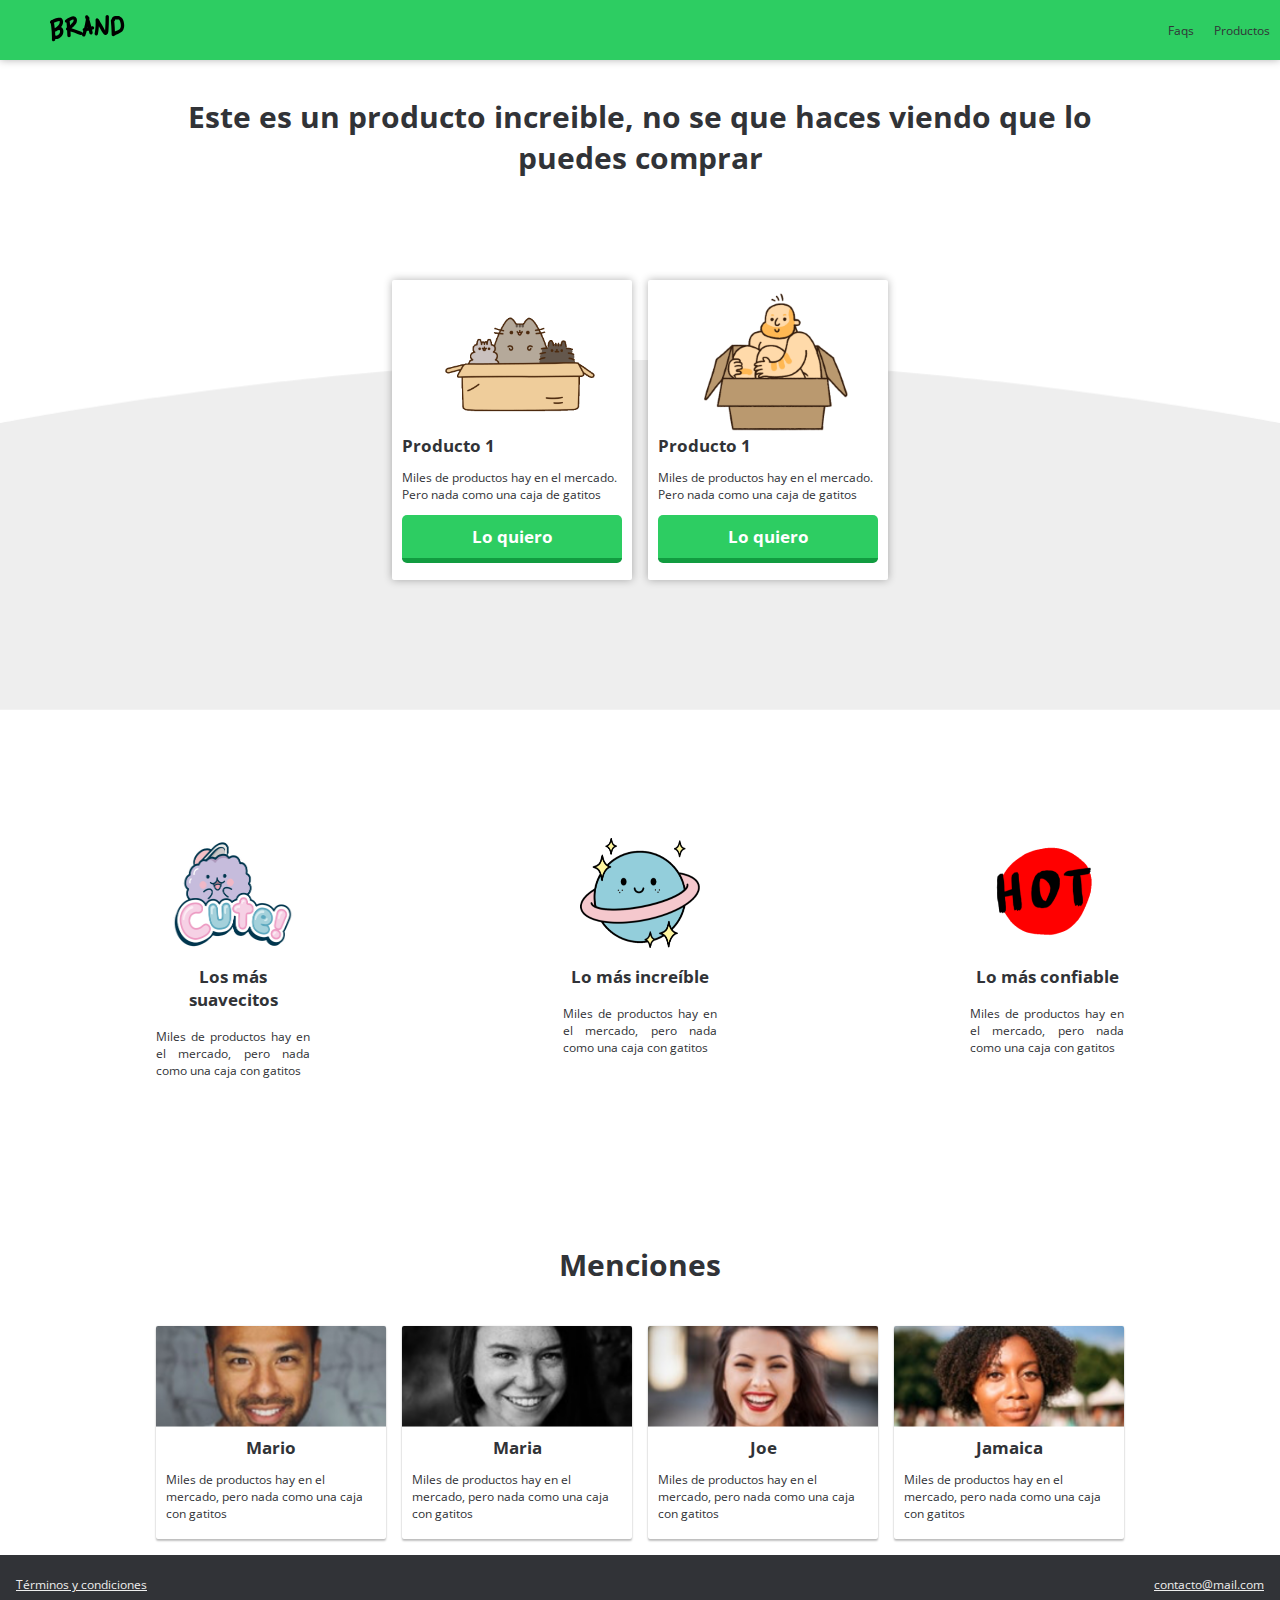
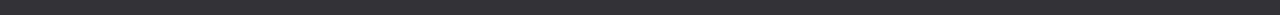
<file: index.html>
<!DOCTYPE html>
<html lang="en">

<head>
    <meta charset="UTF-8">
    <meta name="viewport" content="width=device-width, initial-scale=1.0">
    <meta http-equiv="X-UA-Compatible" content="ie=edge">
    <title>Brand</title>
    <link href="https://fonts.googleapis.com/css?family=Open+Sans:400,700&display=swap" rel="stylesheet">
    <link rel="stylesheet" href="css/animation.css">
    <link rel="stylesheet" href="css/header-footer.css">
    <link rel="stylesheet" href="css/style.css">
</head>

<body>

    <!-- [INICIO] SECCIÓN DE MENU -->
    <nav id="menu" class="fadeInDown">
        <figure class="brand-image">
            <a href="index.html"><img src="img/logo.png" alt=""></a>

        </figure>
        <ol class="nav-options">
            <li><a href="">Faqs</a></li>
            <li><a href="product.html">Productos</a></li>
        </ol>
    </nav>
    <!-- [FINAL] SECCIÓN DE MENU -->
    <main id="main-section">
        <h1 class="title">Este es un producto increible, no se que haces viendo que lo puedes comprar</h1>
    </main>

    <!-- [INICIO] SECCIÓN DE PRODUCTOS -->
    <section id="products">
        <article class="product fadeInUp">
            <figure class="image-content">
                <img src="img/box2.png" alt="">
            </figure>
            <div class="product-details">
                <h3 class="product-title">Producto 1</h3>
                <p class="product-description">Miles de productos hay en el mercado. Pero nada como una caja de gatitos
                </p>
                <a href="form.html">
                    <button class="main-boton">Lo quiero</button>
                </a>

            </div>

        </article>

        <article class="product fadeInUp">
            <figure class="image-content">
                <img src="img/box1.png" alt="">
            </figure>
            <div class="product-details">
                <h3 class="product-title">Producto 1</h3>
                <p class="product-description">Miles de productos hay en el mercado. Pero nada como una caja de gatitos
                </p>
                <a href="form.html">
                    <button class="main-boton">Lo quiero</button>
                </a>
            </div>

        </article>

    </section>
    <!-- [FINAL] SECCIÓN DE PRODUCTOS -->

    <!-- [INICIO] SECCIÓN DE CARACTERISTICAS -->
    <section id="features">
        <article class="feature">
            <figure class="feature-image">
                <img src="img/b1.png" alt="cute">
            </figure>
            <div class="feature-details">
                <h3 class="feature-title">Los más suavecitos</h3>
                <p class="feature-description">Miles de productos hay en el mercado, pero nada como una caja con gatitos
                </p>
            </div>

        </article>

        <article class="feature">
            <figure class="feature-image">
                <img src="img/b2.png" alt="cute">
            </figure>

            <div class="feature-details">
                <h3 class="feature-title">Lo más increíble</h3>
                <p class="feature-description">Miles de productos hay en el mercado, pero nada como una caja con gatitos
                </p>
            </div>

        </article>

        <article class="feature">
            <figure class="feature-image">
                <img src="img/b3.png" alt="cute">
            </figure>
            <div class="feature-details">
                <h3 class="feature-title">Lo más confiable</h3>
                <p class="feature-description">Miles de productos hay en el mercado, pero nada como una caja con gatitos
                </p>
            </div>


        </article>
    </section>
    <!-- [FINAL] SECCIÓN DE CARACTERISTICAS -->
    <!-- [INICIO] SECCIÓN DE MENSIONES -->
    <section id="mentions">
        <h2 class="mentions-title">Menciones</h2>
        <div class="mentions-list">
            <article class="mention">
                <figure class="mention-image">
                    <img src="img/p1.png" alt="mención-perfil">
                </figure>
                <div class="mention-details">
                    <h3 class="mention-name">Mario</h3>
                    <p class="mention-description">Miles de productos hay en el mercado, pero nada como una caja con
                        gatitos</p>
                </div>
            </article>
            <article class="mention">
                <figure class="mention-image">
                    <img src="img/p2.png" alt="mención-perfil">
                </figure>
                <div class="mention-details">
                    <h3 class="mention-name">Maria</h3>
                    <p class="mention-description">Miles de productos hay en el mercado, pero nada como una caja con
                        gatitos</p>
                </div>
            </article>
            <article class="mention">
                <figure class="mention-image">
                    <img src="img/p3.png" alt="mención-perfil">
                </figure>
                <div class="mention-details">
                    <h3 class="mention-name">Joe</h3>
                    <p class="mention-description">Miles de productos hay en el mercado, pero nada como una caja con
                        gatitos</p>
                </div>
            </article>
            <article class="mention">
                <figure class="mention-image">
                    <img src="img/p4.png" alt="mención-perfil">
                </figure>
                <div class="mention-details">
                    <h3 class="mention-name">Jamaica</h3>
                    <p class="mention-description">Miles de productos hay en el mercado, pero nada como una caja con
                        gatitos</p>
                </div>
            </article>
        </div>
    </section>
    <!-- [FINAL] SECCIÓN DE MENSIONES -->

    <!-- [INICIO] SECCIÓN DE FOOTER -->
    <footer>
        <a href="#">Términos y condiciones</a>
        <a href="mailto:contacto@mail.com">contacto@mail.com</a>
    </footer>
    <!-- [FINAL] SECCIÓN DE FOOTER -->

</body>

</html>
</file>
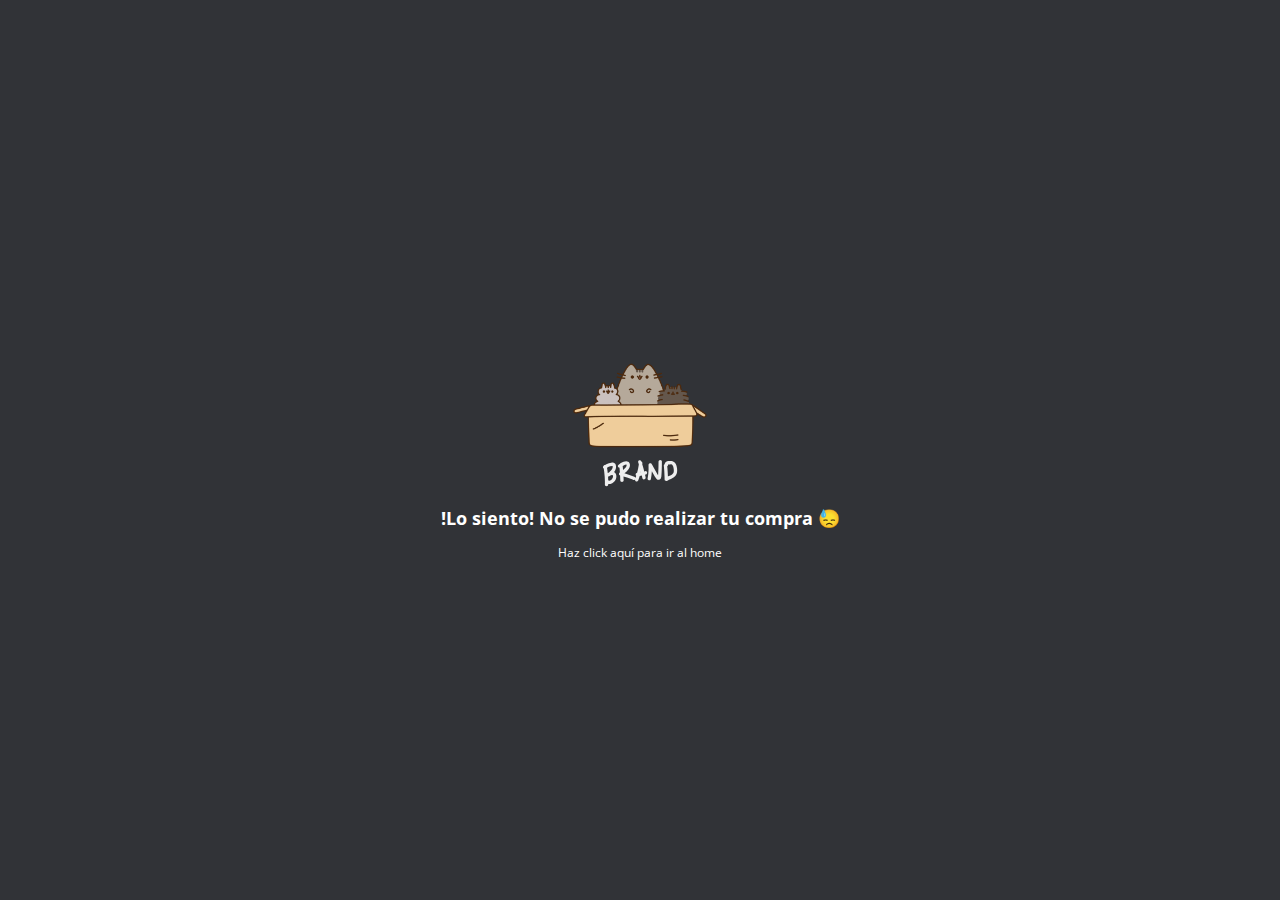
<file: fail.html>
<!DOCTYPE html>
<html lang="en">

<head>
    <meta charset="UTF-8">
    <meta name="viewport" content="width=device-width, initial-scale=1.0">
    <meta http-equiv="X-UA-Compatible" content="ie=edge">
    <title>Brand</title>
    <link href="https://fonts.googleapis.com/css?family=Open+Sans:400,700&display=swap" rel="stylesheet">
    <link rel="stylesheet" href="css/header-footer.css">
    <link rel="stylesheet" href="css/content.css">
</head>

<body>

    <section id="content">
        <figure class="content-image">
            <img src="img/box_brand.png" alt="success image">
        </figure>
        <div class="content-details">
            <h2 class="content-title">!Lo siento! No se pudo realizar tu compra 😓</h2>
            <a href="index.html" class="content-return">Haz click aquí para ir al home</a>
        </div>
    </section>
    <!-- [FINAL] SECCIÓN DE PRODUCTOS -->
</body>

</html>
</file>
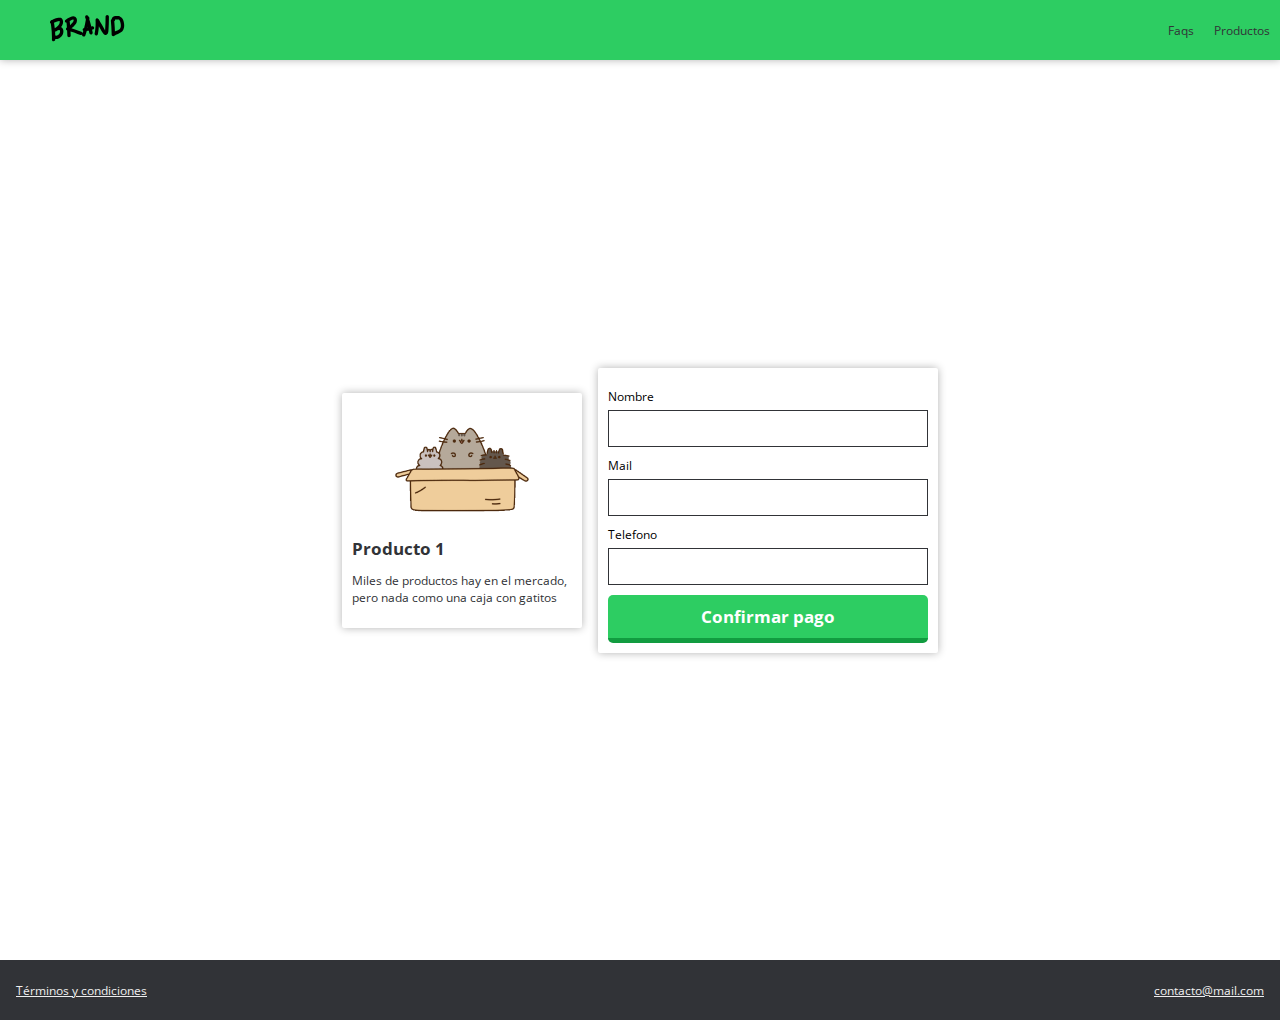
<file: form.html>
<!DOCTYPE html>
<html lang="en">

<head>
    <meta charset="UTF-8">
    <meta name="viewport" content="width=device-width, initial-scale=1.0">
    <meta http-equiv="X-UA-Compatible" content="ie=edge">
    <title>Brand</title>
    <link href="https://fonts.googleapis.com/css?family=Open+Sans:400,700&display=swap" rel="stylesheet">
    <link rel="stylesheet" href="css/header-footer.css">
    <link rel="stylesheet" href="css/form.css">
</head>

<body>
    <!-- [INICIO] SECCIÓN DE MENU -->
    <nav id="menu" class="fadeInDown">
        <figure class="brand-image">
            <a href="index.html"><img src="img/logo.png" alt=""></a>

        </figure>
        <ol class="nav-options">
            <li><a href="">Faqs</a></li>
            <li><a href="product.html">Productos</a></li>
        </ol>
    </nav>
    <!-- [FINAL] SECCIÓN DE MENU -->
    <!-- [INICIO] SECCIÓN DE PRODUCTOS -->
    <main>
        <section class="pay-container">
            <article class="card">
                <figure class="image-card">
                    <img src="img/ben1.png" alt="image-card">
                </figure>
                <div class="card-details">
                    <h1 class="card-title">Producto 1</h1>
                    <p class="card-description">Miles de productos hay en el mercado, pero nada como una caja con
                        gatitos</p>
                </div>
            </article>
            <form action="https://www.paypal.com/cgi-bin/webscr?cmd=_s-xclick&hosted_button_id=Q49FLJ7LTDA8L" method="POST" class="form">
                <label for="name">Nombre</label>
                <input type="text" name="name" class="data">
                <label for="mail">Mail</label>
                <input type="email" name="mail" class="data">
                <label for="phone">Telefono</label>
                <input type="tel" name="phone" class="data">
                <input type="submit" value="Confirmar pago" class="pay">
            </form>
        </section>
    </main>
    <!-- [FINAL] SECCIÓN DE PRODUCTOS -->

    <!-- [INICIO] SECCIÓN DE FOOTER -->
    <footer>
        <a href="#">Términos y condiciones</a>
        <a href="mailto:contacto@mail.com">contacto@mail.com</a>
    </footer>
    <!-- [FINAL] SECCIÓN DE FOOTER -->

</body>

</html>
</file>
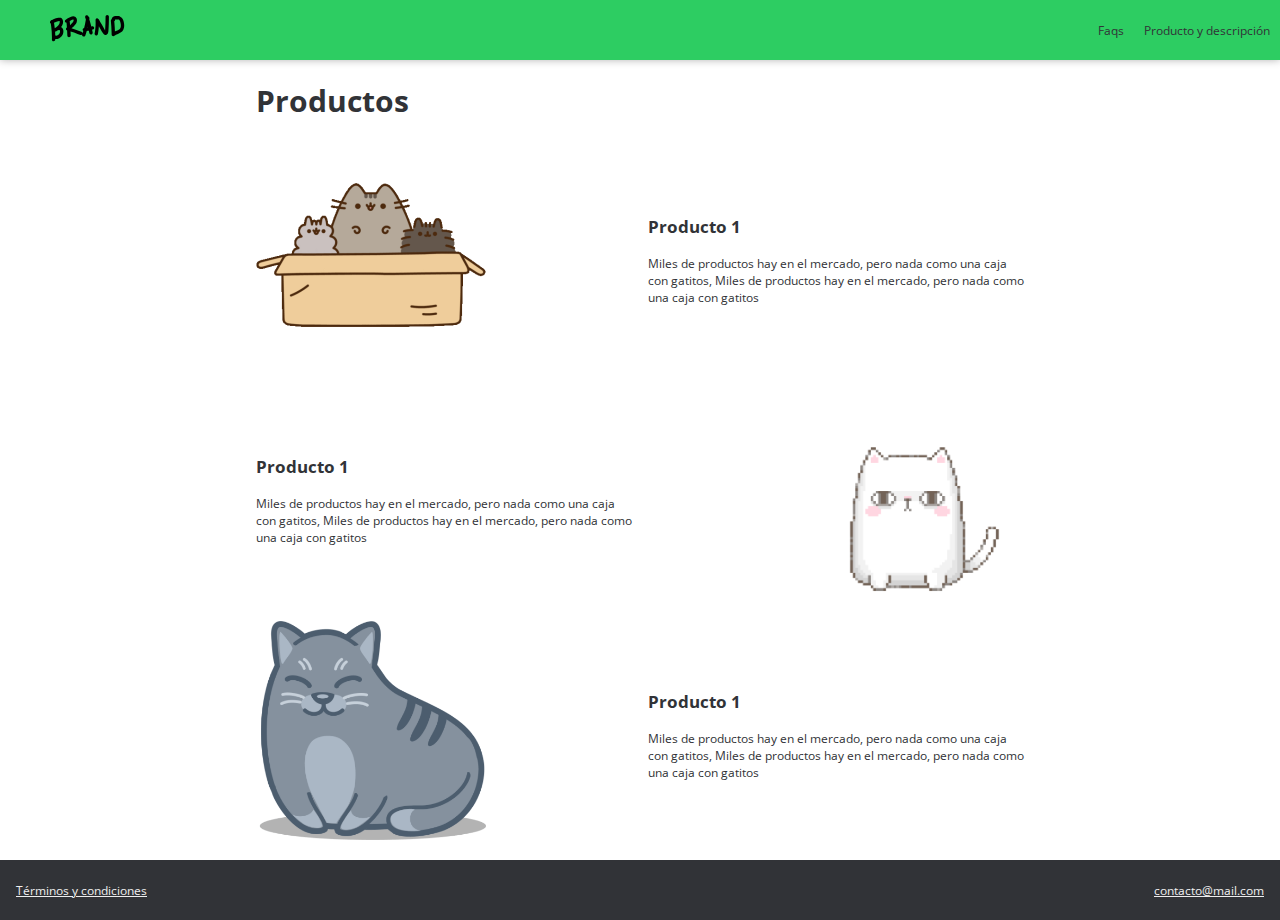
<file: product.html>
<!DOCTYPE html>
<html lang="en">

<head>
    <meta charset="UTF-8">
    <meta name="viewport" content="width=device-width, initial-scale=1.0">
    <meta http-equiv="X-UA-Compatible" content="ie=edge">
    <title>Brand</title>
    <link href="https://fonts.googleapis.com/css?family=Open+Sans:400,700&display=swap" rel="stylesheet">
    <link rel="stylesheet" href="css/header-footer.css">
    <link rel="stylesheet" href="css/products.css">
</head>

<body>
    <!-- [INICIO] SECCIÓN DE MENU -->
    <nav id="menu" class="fadeInDown">
        <figure class="brand-image">
            <a href="index.html"><img src="img/logo.png" alt=""></a>

        </figure>
        <ol class="nav-options">
            <li><a href="">Faqs</a></li>
            <li><a href="product.html">Producto y descripción</a></li>
        </ol>
    </nav>
    <!-- [FINAL] SECCIÓN DE MENU -->
    <!-- [INICIO] SECCIÓN DE PRODUCTOS -->
    <section id="products">
        <h1 class="products-title">Productos</h1>
        <article class="product">
            <figure class="product-image">
                <img src="img/ben1.png" alt="Producto1">
            </figure>
            <div class="product-details">
                <h3 class="product-name">Producto 1</h3>
                <p class="product-description">Miles de productos hay en el mercado, pero nada como una caja con
                    gatitos, Miles de productos hay en el mercado, pero nada como una caja con gatitos</p>
            </div>
        </article>

        <article class="product">
            <figure class="product-image right">
                <img src="img/ben2.png" alt="Producto1">
            </figure>
            <div class="product-details">
                <h3 class="product-name">Producto 1</h3>
                <p class="product-description">Miles de productos hay en el mercado, pero nada como una caja con
                    gatitos, Miles de productos hay en el mercado, pero nada como una caja con gatitos</p>
            </div>

        </article>

        <article class="product">
            <figure class="product-image">
                <img src="img/ben3.png" alt="Producto1">
            </figure>
            <div class="product-details">
                <h3 class="product-name">Producto 1</h3>
                <p class="product-description">Miles de productos hay en el mercado, pero nada como una caja con
                    gatitos, Miles de productos hay en el mercado, pero nada como una caja con gatitos</p>
            </div>
        </article>

    </section>
    <!-- [FINAL] SECCIÓN DE PRODUCTOS -->

    <!-- [INICIO] SECCIÓN DE FOOTER -->
    <footer>
        <a href="#">Términos y condiciones</a>
        <a href="mailto:contacto@mail.com">contacto@mail.com</a>
    </footer>
    <!-- [FINAL] SECCIÓN DE FOOTER -->

</body>

</html>
</file>
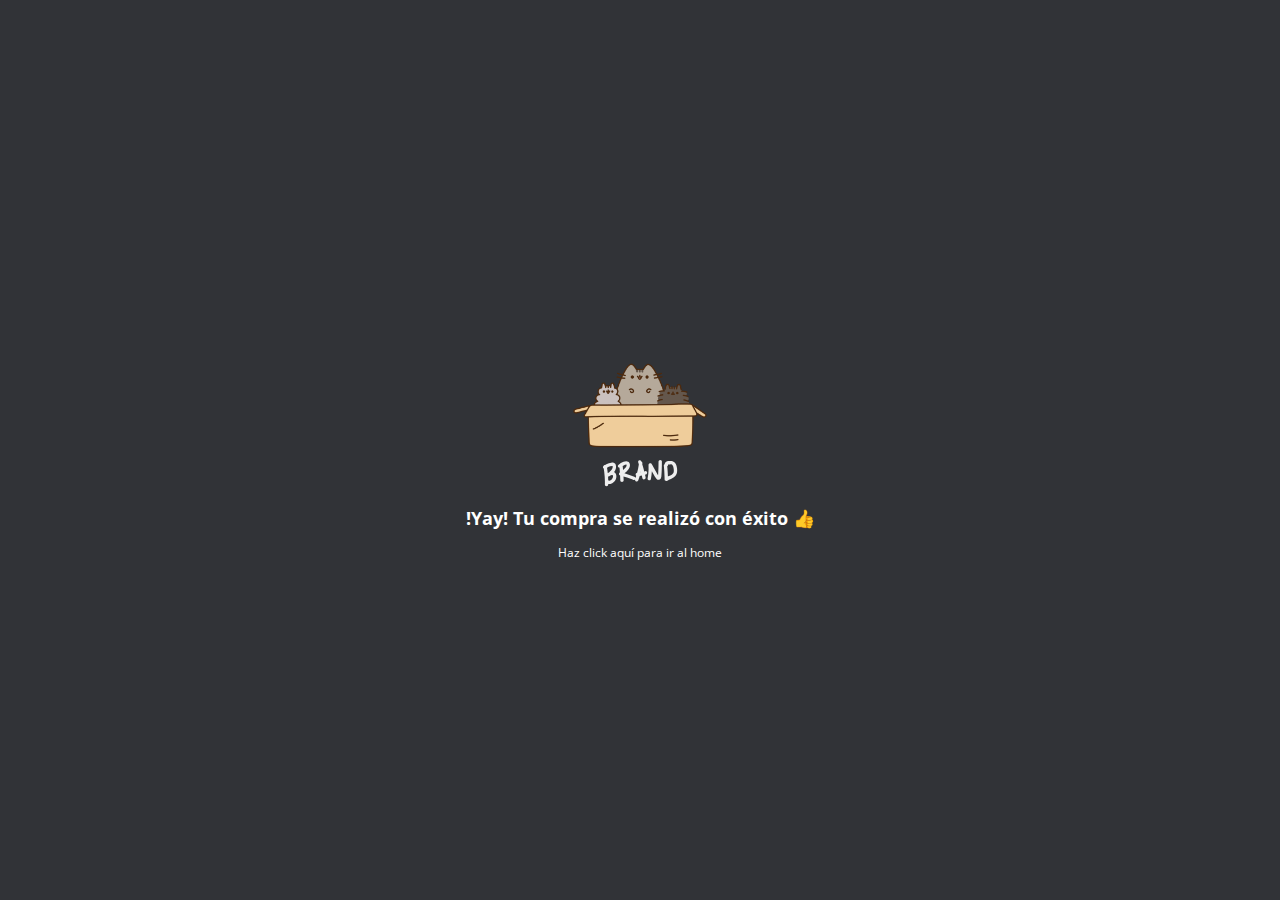
<file: success.html>
<!DOCTYPE html>
<html lang="en">

<head>
    <meta charset="UTF-8">
    <meta name="viewport" content="width=device-width, initial-scale=1.0">
    <meta http-equiv="X-UA-Compatible" content="ie=edge">
    <title>Brand</title>
    <link href="https://fonts.googleapis.com/css?family=Open+Sans:400,700&display=swap" rel="stylesheet">
    <link rel="stylesheet" href="css/header-footer.css">
    <link rel="stylesheet" href="css/content.css">
</head>

<body>

    <section id="content">
        <figure class="content-image">
            <img src="img/box_brand.png" alt="success image">
        </figure>
        <div class="content-details">
            <h2 class="content-title">!Yay! Tu compra se realizó con éxito 👍</h2>
            <a href="index.html" class="content-return">Haz click aquí para ir al home</a>
        </div>
    </section>
    <!-- [FINAL] SECCIÓN DE PRODUCTOS -->
</body>

</html>
</file>
<file: css/animation.css>
.fadeIn {
    animation-duration: 4s;
    animation-fill-mode: both;
    animation-name: fadeIn;
}

@keyframes fadeIn {
    from {
        opacity: 0;
    }

    to {
        opacity: 1;
    }
}

.fadeInDown {
    animation: fadeInDown 2s both;
}

@keyframes fadeInDown {
    from {
        opacity: 0;
        transform: translate3d(0, -100%, 0);
    }

    to {
        opacity: 1;
        transform: translate3d(0, 0, 0);
    }

}

.fadeInUp {
    animation: fadeInUp 2s both;
}

@keyframes fadeInUp {
    from {
        opacity: 0;
        transform: translate3d(0, 100%, 0);
    }

    to {
        opacity: 1;
        transform: translate3d(0, 0, 0);
    }

}
</file>
<file: css/header-footer.css>
/******************
*ESTILOS GENERALES*
*******************/

html, body {
    padding: 0;
    margin: 0;
    font-size: 12px;
    font-family: 'Open Sans', sans-serif;
}


:root {
    /*Colores*/
    --white-color:#FFFFFF;
    --gray-color:#EEEEEE;
    --dark-color: #313337;
    --black-color: #000000;
    --green-color: hsl(140, 64%, 49%);
    --green-dark-color:  hsl(140, 80%, 34%);
/*Estilos de fuente*/
    --title: bold 30px 'Open Sans', sans-serif;
    --subtitle-17: bold 17px 'Open Sans', sans-serif;
    --description-12: normal 12px 'Open Sans', sans-serif;
    /*Espaciado*/
    --space: 10px;
    /*Sombra*/
    --box: 0 0 1px #c1bcbc;
}


/******************
*ESTILOS MENU*
*******************/
#menu {
    box-shadow: 0 0 8px 0 rgba(0,0,0,.3);
    height: 60px;
    width: 100%;
    margin: 0;
    box-sizing: border-box;
    background-color: var(--green-color);
    padding: var(--space);
    display: flex;
    justify-content: space-between;
    align-items: center;
}

#menu ol {
    list-style: none;
    display: flex;
}

#menu ol a {
    padding-left: 20px;
    color: var(--dark-color);
    font: var(--description-12);
    text-decoration: none;
}

#menu ol a:hover  {
    color:var(--white-color);
}

#main-section {
    box-sizing: border-box;
    height: 300px;
    max-width: 1000px;
    margin: auto;
    padding: 16px;
}

#main-section .title {
    font: var(--title);
    color: var(--dark-color);
    text-align: center;
}
@media screen and (max-width: 344px) {
    #menu ol {
        display: none;
    }
}

footer {
    height: 60px;
    background: var(--dark-color);
    display: flex;
    align-items: center;
    justify-content: space-between;
    padding: 0 16px;
}

footer a { color:var(--gray-color); }
</file>
<file: css/style.css>
#main-section,#features, #mentions {
    max-width: 1000px;
    margin: 0 auto;
}

/******************
*ESTILOS PRODUCTOS*
*******************/

#products { 
    display: grid;
    grid-template-columns: repeat(2, 240px);
    justify-content: center;
    grid-gap: 16px;
    padding: 16px;
    height: 350px;
    box-sizing: border-box;
    background-image: url("../img/curve.png");
    background-size: cover;
    background-position: center top;
}

.product {
    box-sizing: border-box;
    margin-top: -40%;
    box-shadow: 0 0 8px 0 rgba(0,0,0,.3);
    border-radius: 2px;
    background: var(--white-color);
    padding: 10px;
    height: 300px;
}

.product-title {
    margin: 10px 0;
    color: var(--dark-color);
    font:var(--subtitle-17);
}
.product-description {
    color: var(--dark-color);
    font:var(--description-12);
}

.image-content {
    max-width: 134px;
    max-height: 134px;
    margin: 0 auto;
}

.main-boton {
    background:var(--green-color);
    font: var(--subtitle-17);
    width: 100%;
    padding: 10px;
    border: none;
    color:var(--white-color);
    border-bottom: 5px solid var(--green-dark-color);
    border-radius: 5px;
    transition: .2s;
}

.main-boton:hover {
    background:var(--green-dark-color); 
}

/******************
*ESTILOS CARACTERISTICAS*
*******************/
#features {
    box-sizing: border-box;
    display: grid;
    grid-template-columns: repeat(auto-fit, 154px);
    justify-content: space-between;
    align-content: center;
    grid-gap: 16px;
    padding: 10% 16px; 
    height: auto;
}

.feature-image {
    margin: 0 auto;
    max-width: 120px;
    height: 110px;
}

.feature-image img {
  width: 100%;
  height: 110px;
} 

.feature-title { font: var(--subtitle-17); color: var(--dark-color); text-align: center; }
.feature-description { font: var(--description-12); color: var(--dark-color); text-align: justify; }

/******************
*ESTILOS MENCIONES*
*******************/

.mentions-title {
    font: var(--title);
    color: var(--dark-color);
    text-align: center;
}

.mentions-list {  
    display: grid;
    grid-template-columns: repeat(auto-fit, minmax(150px,1fr));
    grid-gap: 16px;
    padding: 16px;
    justify-content: center;
}

.mention {
    border-radius: 2px;
    box-shadow: 0px 2px 2px rgba(0, 0, 0, 0.24), 0px 0px 2px rgba(0, 0, 0, 0.12);
}

.mention-image {
    margin: 0 auto;
    max-width: 100%;
}
.mention-image img { width: 100%; }

.mention-name {
    text-align: center;
    font: var(--subtitle-17);
    color: var(--dark-color);
    margin: 0 0 6px 0;
}

.mention-details { padding: 5px 10px; }
.mention-description {
    font: var(--description-12);
    color: var(--dark-color);
}


@media screen and (max-width: 600px) {
    #products {
        height: auto;
        grid-template-columns: repeat(auto-fit, minmax(150px, 1fr));
    }

    .product {
        height: auto;
        margin-top: 0;
        text-align: center;
    }
    .feature-image {
        height: auto;
    }

   .image-content img {
        width: 100%;
        height: 100%;
    }

}

@media screen and (max-width: 344px) {
    #main-section {
        height: auto;
        padding: 16px;
    }
    #main-section .title {
        font-size: 17px;
    }

    #features {
        justify-content: center;
    }

}
</file>
<file: css/content.css>
body {
    min-height: 100vh;
    display: flex;
    justify-content: center;
    align-items: center;
    background: var(--dark-color);
}

#content {
    text-align: center;
    color: var(--white-color);
}
.content-image { margin: 0; }
#content a { color: var(--white-color); text-decoration: none; }
</file>
<file: css/form.css>
/******************
*ESTILOS GENERALES*
*******************/
main {
  display: flex;
  justify-content: center;
  align-items: center;
  min-height: 100vh;
  max-width: 800px;
  margin: auto;
}

.pay-container {
  box-sizing: border-box;
  width: 100%;
  display: grid;
  grid-template-columns: 240px 340px;
  justify-content: center;
  grid-gap: 16px;
  padding: 16px;
  align-items: center;
}

/******************
*ESTILOS CARD*
*******************/
.card {
  box-sizing: border-box;
  box-shadow: 0 0 8px 0 rgba(0, 0, 0, 0.3);
  border-radius: 2px;
  background: var(--white-color);
  padding: 10px;
}

.image-card {
  max-width: 134px;
  max-height: 134px;
  margin: 0 auto;
}
.image-card img {
  width: 100%;
}

.card-title {
  margin: 0;
  color: var(--dark-color);
  font: var(--subtitle-17);
}
.card-description {
  color: var(--dark-color);
  font: var(--description-12);
}

/******************
*ESTILOS FORMULARIO*
*******************/

.form {
  box-sizing: border-box;
  box-shadow: 0 0 8px 0 rgba(0, 0, 0, 0.3);
  border-radius: 2px;
  background: var(--white-color);
  padding: 10px;
  /* height: 270px; */
}
.form label {
  display: block;
  margin: 10px 0 5px 0;
}
.form .data {
  box-sizing: border-box;
  width: 100%;
  padding: 10px;
  border: 1px solid #313337;
}

.pay {
  background: var(--green-color);
  font: var(--subtitle-17);
  width: 100%;
  padding: 10px;
  border: none;
  color: var(--white-color);
  border-bottom: 5px solid var(--green-dark-color);
  border-radius: 5px;
  margin-top: 10px;
}

@media screen and (max-width: 620px) {
  .pay-container {
    grid-template-columns: repeat(auto-fit, minmax(220px, 1fr));
    justify-content: center;
  }
}

@media screen and (max-width: 260px) {
  .pay-container {
    grid-template-columns: 1fr;
  }
}
</file>
<file: css/products.css>
#products {
    margin: auto;
    max-width: 800px;
}
.products-title {
    margin-left: 16px;
    font: var(--title);
    color: var(--dark-color);
}

.product {
    display: grid;
    align-items: center;
    justify-content: space-between;
    grid-template-columns: repeat(auto-fit, minmax(100px, 1fr));
    grid-gap: 16px;
    margin: 16px;
}
.product-image {
    margin: 0;
    max-width: 230px;
}

.product-image.right {
    order: 1;
    margin-left: auto;
}

.product-image  img{ max-width: 100%;}

.product-name {
    font: var(--subtitle-17);
    color: var(--dark-color);
}

.product-description {
    font: var(--description-12);
    color: var(--dark-color);
}


@media screen and (max-width: 450px) {
    .product {
        grid-template-columns: 1fr;
        margin: 0 auto;
        padding: 16px;
    }

    .product-image.right {
        order: 0;
    }

    .product-image { margin: 0 auto; }
    
}
</file>
